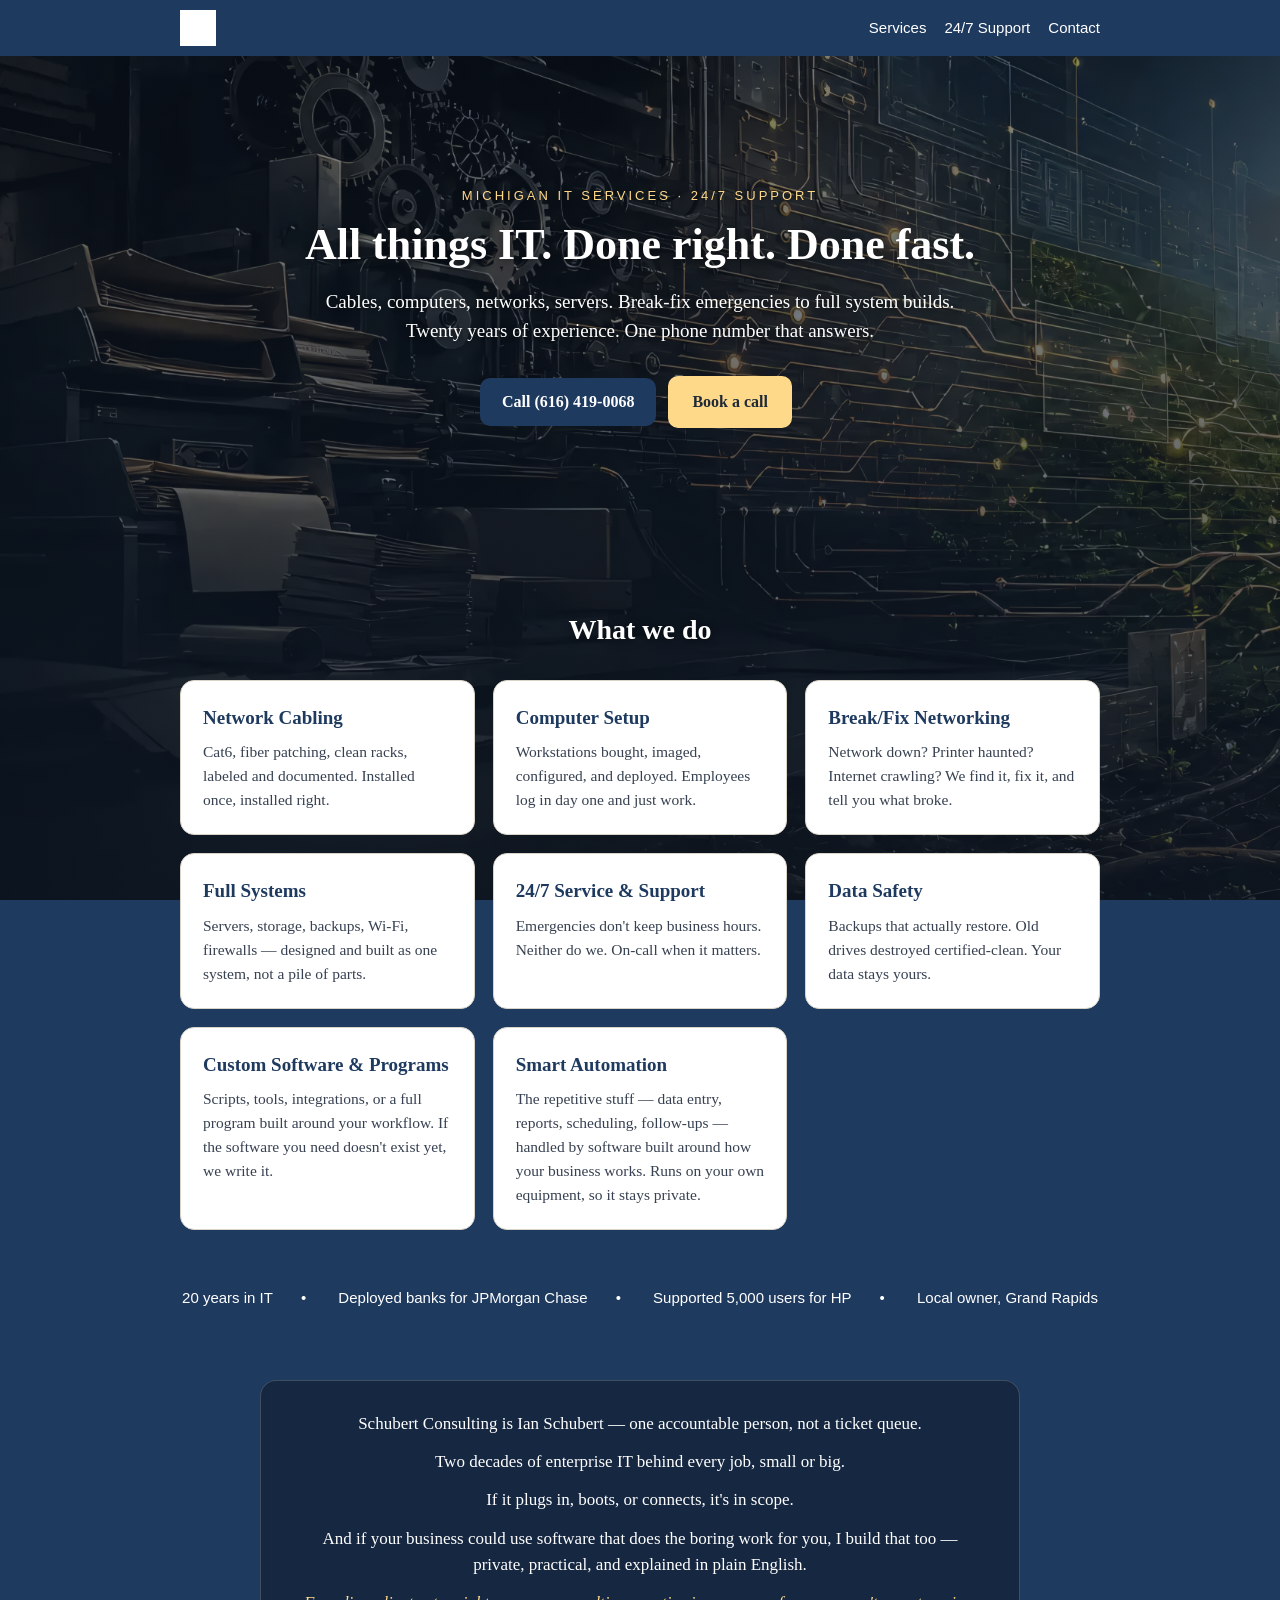
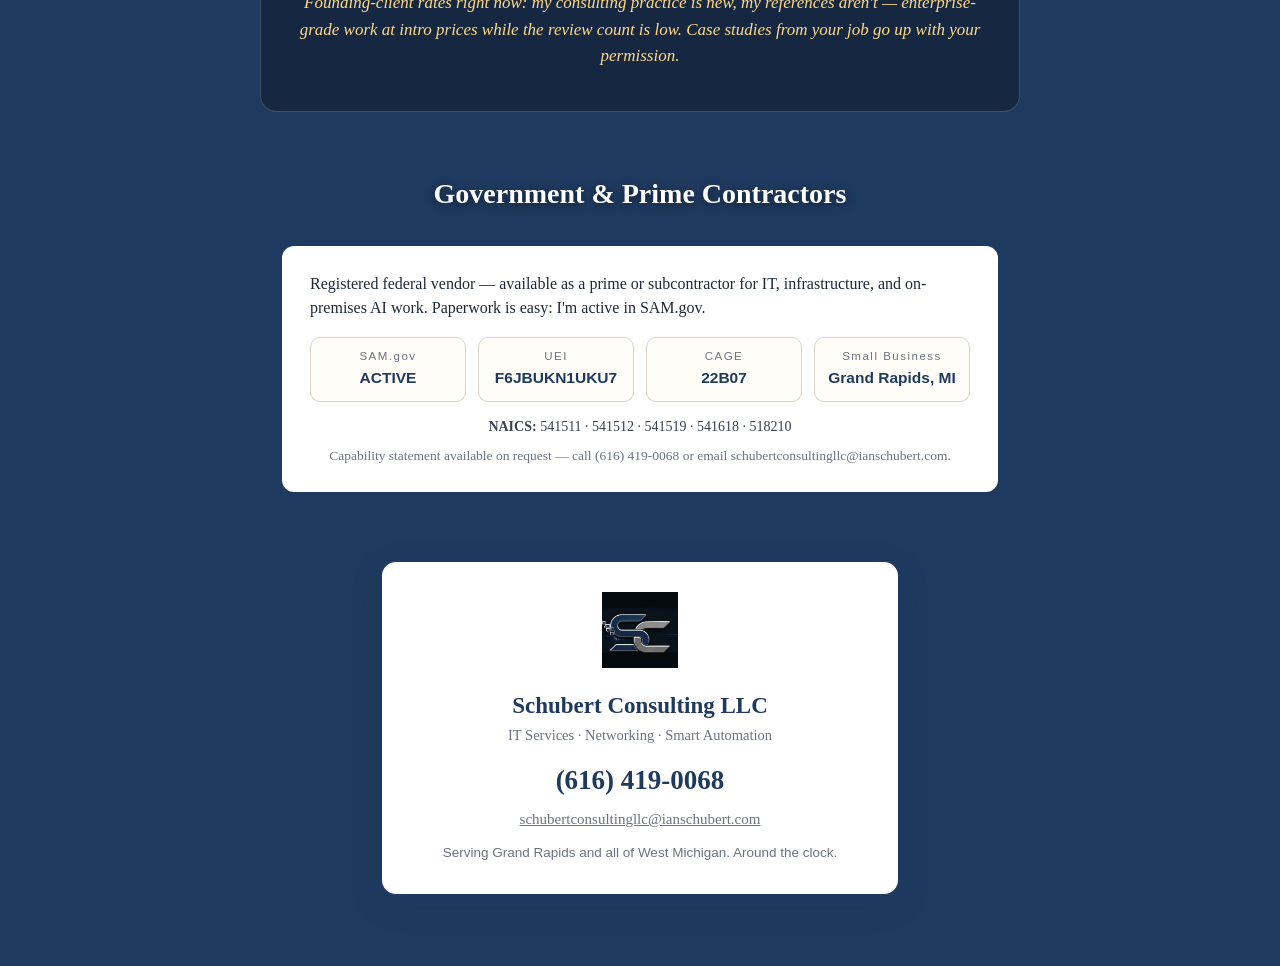
<file: index.html>
<!doctype html>
<html lang="en">
<head>
<meta charset="utf-8">
<meta name="viewport" content="width=device-width, initial-scale=1">
<title>Schubert Consulting LLC | IT Services, AI &amp; Robotics | Grand Rapids</title>
<meta name="description" content="Schubert Consulting LLC provides IT services in Grand Rapids and West Michigan, including networks, servers, computer setup, backups, custom software, smart automation, private AI, robotics, and embedded systems.">
<meta name="author" content="Ian Schubert, Schubert Consulting LLC">
<meta name="robots" content="index, follow, max-image-preview:large">
<link rel="canonical" href="https://ianschubert.com/">
<meta property="og:title" content="Schubert Consulting LLC | IT Services, AI &amp; Robotics">
<meta property="og:description" content="Grand Rapids IT services with practical AI, automation, robotics, and embedded-systems expertise.">
<meta property="og:url" content="https://ianschubert.com/">
<meta property="og:type" content="website">
<meta property="og:site_name" content="Schubert Consulting LLC">
<meta property="og:locale" content="en_US">
<meta property="og:image" content="https://ianschubert.com/assets/transformation-scene-professional.webp">
<meta name="twitter:card" content="summary_large_image">
<meta name="twitter:title" content="Schubert Consulting LLC | IT Services, AI &amp; Robotics">
<meta name="twitter:description" content="Grand Rapids IT services with practical AI, automation, robotics, and embedded-systems expertise.">
<meta name="twitter:image" content="https://ianschubert.com/assets/transformation-scene-professional.webp">
<script type="application/ld+json">
{
  "@context": "https://schema.org",
  "@type": "ProfessionalService",
  "name": "Schubert Consulting LLC",
  "url": "https://ianschubert.com/",
  "logo": "https://ianschubert.com/assets/schubert-mark-darkblue.webp",
  "image": "https://ianschubert.com/assets/transformation-scene-professional.webp",
  "description": "Grand Rapids IT services and consulting specializing in infrastructure, software, smart automation, private AI, robotics, and embedded systems.",
  "telephone": "+1-616-419-0068",
  "email": "schubertconsultingllc@ianschubert.com",
  "areaServed": ["Grand Rapids", "West Michigan", "Michigan"],
  "address": {
    "@type": "PostalAddress",
    "addressLocality": "Grand Rapids",
    "addressRegion": "MI",
    "addressCountry": "US"
  },
  "sameAs": ["https://www.linkedin.com/in/ian-schubert/"]
}
</script>
<link rel="icon" href="assets/schubert-mark-darkblue.webp">
<link rel="stylesheet" href="styles.css?v=20260823e">
</head>
<body>
<div class="page-bg" aria-hidden="true"></div>

<nav>
  <div class="wrap">
    <img class="mark" src="assets/schubert-mark-darkblue.webp" alt="" style="filter:brightness(0) invert(1)">
    <a href="#services">Services</a>
    <a href="#support">24/7 Support</a>
    <a href="#contact">Contact</a>
  </div>
</nav>

<header>
  <div class="hero-bg" aria-hidden="true"></div>
  <div class="wrap">
    <div class="eyebrow">MICHIGAN IT SERVICES &middot; 24/7 SUPPORT</div>
    <h1>All things IT. Done right. Done fast.</h1>
    <p class="sub">Cables, computers, networks, servers. Break-fix emergencies to full system builds.
    Twenty years of experience. One phone number that answers.</p>
    <a class="btn btn-call" href="tel:+16164190068">Call (616) 419-0068</a>
    <a class="btn btn-book" href="#contact">Book a call</a>
  </div>
</header>

<section class="services" id="services">
  <div class="wrap">
    <h2 class="sec">What we do</h2>
    <div class="cards">
      <div class="card"><h3>Network Cabling</h3><p>Cat6, fiber patching, clean racks, labeled and documented. Installed once, installed right.</p></div>
      <div class="card"><h3>Computer Setup</h3><p>Workstations bought, imaged, configured, and deployed. Employees log in day one and just work.</p></div>
      <div class="card"><h3>Break/Fix Networking</h3><p>Network down? Printer haunted? Internet crawling? We find it, fix it, and tell you what broke.</p></div>
      <div class="card"><h3>Full Systems</h3><p>Servers, storage, backups, Wi-Fi, firewalls &mdash; designed and built as one system, not a pile of parts.</p></div>
      <div class="card" id="support"><h3>24/7 Service &amp; Support</h3><p>Emergencies don't keep business hours. Neither do we. On-call when it matters.</p></div>
      <div class="card"><h3>Data Safety</h3><p>Backups that actually restore. Old drives destroyed certified-clean. Your data stays yours.</p></div>
      <div class="card"><h3>Custom Software &amp; Programs</h3><p>Scripts, tools, integrations, or a full program built around your workflow. If the software you need doesn't exist yet, we write it.</p></div>
      <div class="card"><h3>Smart Automation</h3><p>The repetitive stuff &mdash; data entry, reports, scheduling, follow-ups &mdash; handled by software built around how your business works. Runs on your own equipment, so it stays private.</p></div>
    </div>
  </div>
</section>

<div class="proof">
  <span>20 years in IT</span><span>&bull;</span>
  <span>Deployed banks for JPMorgan Chase</span><span>&bull;</span>
  <span>Supported 5,000 users for HP</span><span>&bull;</span>
  <span>Local owner, Grand Rapids</span>
</div>

<section class="about">
  <div class="wrap">
    <p>Schubert Consulting is Ian Schubert &mdash; one accountable person, not a ticket queue.</p>
    <p>Two decades of enterprise IT behind every job, small or big.</p>
    <p>If it plugs in, boots, or connects, it's in scope.</p>
    <p>And if your business could use software that does the boring work for you, I build that too &mdash; private, practical, and explained in plain English.</p>
    <p><em>Founding-client rates right now: my consulting practice is new, my references aren't &mdash;
    enterprise-grade work at intro prices while the review count is low. Case studies from your job go up with your permission.</em></p>
  </div>
</section>

<section class="federal" id="government">
  <div class="wrap">
    <h2 class="sec">Government &amp; Prime Contractors</h2>
    <div class="fed-card">
      <p>Registered federal vendor &mdash; available as a prime or subcontractor for IT,
      infrastructure, and on-premises AI work. Paperwork is easy: I'm active in SAM.gov.</p>
      <div class="fed-grid">
        <div><span class="k">SAM.gov</span><span class="v">ACTIVE</span></div>
        <div><span class="k">UEI</span><span class="v">F6JBUKN1UKU7</span></div>
        <div><span class="k">CAGE</span><span class="v">22B07</span></div>
        <div><span class="k">Small Business</span><span class="v">Grand Rapids, MI</span></div>
      </div>
      <p class="naics"><strong>NAICS:</strong> 541511 &middot; 541512 &middot; 541519 &middot; 541618 &middot; 518210</p>
      <p class="fed-note">Capability statement available on request &mdash; call (616) 419-0068 or email schubertconsultingllc@ianschubert.com.</p>
    </div>
  </div>
</section>

<footer id="contact">
  <div class="wrap">
    <div class="business-card">
      <img class="mark" src="assets/schubert-mark-darkblue.webp" alt="Schubert Consulting mark">
      <div class="name">Schubert Consulting LLC</div>
      <div class="tag">IT Services &middot; Networking &middot; Smart Automation</div>
      <a class="tel" href="tel:+16164190068">(616) 419-0068</a>
      <div class="mail"><a href="mailto:schubertconsultingllc@ianschubert.com">schubertconsultingllc@ianschubert.com</a></div>
      <div class="area">Serving Grand Rapids and all of West Michigan. Around the clock.</div>
    </div>
  </div>
</footer>
</body>
<script src="site.js?v=20260823e" defer></script>
</html>
</file>
<file: styles.css>
:root{
  --navy:#1f3a5f; --ink:#1f2937; --muted:#6b7280; --paper:#fffdf7;
  --card:#ffffff; --line:#d8d4c8; --accent:#0f766e;
}
*{box-sizing:border-box;margin:0;padding:0}
body{font-family:Georgia,'Times New Roman',serif;background:var(--navy);color:var(--ink);line-height:1.55}
.page-bg{position:fixed;inset:0;z-index:-1;
  background:
    linear-gradient(rgba(15,25,40,.50),rgba(15,25,40,.72)),
    url('assets/transformation-scene-4x.webp') left center/170% auto no-repeat;
  will-change:background-position}
.no-js-fallback .page-bg{background-size:cover;background-position:center}
@media (prefers-reduced-motion: reduce){.page-bg{background-size:cover;background-position:center}}
.wrap{max-width:960px;margin:0 auto;padding:0 20px}
a{color:var(--navy)}
.btn{display:inline-block;padding:12px 22px;border-radius:10px;text-decoration:none;font-weight:bold;margin:6px 8px 6px 0}
.btn-call{background:var(--navy);color:#fff}
.btn-book{background:#ffd98a;color:#1f2937;border:2px solid #ffd98a;font-weight:bold}
/* NAV */
nav{background:var(--navy);color:#fff;padding:10px 0;font-family:Arial,sans-serif}
nav .wrap{display:flex;gap:18px;align-items:center}
nav a{color:#fff;text-decoration:none;font-size:15px}
nav .mark{height:36px;vertical-align:middle;margin-right:auto}
/* HERO */
header{position:relative;color:#fff;text-align:center;padding:130px 0 110px}
header .eyebrow{text-shadow:0 2px 6px rgba(0,0,0,.6)}
header h1{text-shadow:0 2px 10px rgba(0,0,0,.6)}
header p.sub{text-shadow:0 1px 6px rgba(0,0,0,.6)}
header .eyebrow{font-family:Arial,sans-serif;letter-spacing:3px;font-size:13px;color:#ffd98a;margin-bottom:14px}
header h1{font-size:44px;line-height:1.15;margin-bottom:16px;text-shadow:0 2px 8px rgba(0,0,0,.45)}
header p.sub{max-width:640px;margin:0 auto 24px;font-size:19px;text-shadow:0 1px 4px rgba(0,0,0,.5)}
/* SERVICES */
section.services{padding:64px 0 34px}
h2.sec{text-align:center;font-size:28px;margin-bottom:28px;color:#fff;text-shadow:0 2px 8px rgba(0,0,0,.55)}
.cards{display:grid;grid-template-columns:repeat(auto-fit,minmax(260px,1fr));gap:18px}
.card{background:var(--card);border:1px solid var(--line);border-radius:14px;padding:22px}
.card h3{font-size:19px;margin-bottom:8px;color:var(--navy)}
.card p{font-size:15.5px;color:#374151}
/* PROOF */
.proof{background:var(--navy);color:#fff;text-align:center;padding:22px 10px;font-family:Arial,sans-serif;font-size:15px}
.proof span{margin:0 14px;white-space:nowrap;display:inline-block}
/* ABOUT */
section.about{padding:48px 0 20px;max-width:760px;margin:0 auto;text-align:center}
section.about .wrap{background:rgba(15,25,40,.55);border:1px solid rgba(255,255,255,.18);border-radius:16px;padding:30px 34px;color:#fff;backdrop-filter:blur(3px)}
section.about .wrap em{color:#ffd98a}
section.about p{margin-bottom:12px;font-size:17px}
/* FEDERAL */
section.federal{padding:40px 0 10px}
.fed-card{background:var(--card);border:2px solid var(--navy);border-radius:14px;padding:26px 28px;max-width:720px;margin:0 auto}
.fed-card>p:first-child{font-size:16px;margin-bottom:16px}
.fed-grid{display:grid;grid-template-columns:repeat(auto-fit,minmax(150px,1fr));gap:12px;margin-bottom:14px;font-family:Arial,sans-serif}
.fed-grid>div{background:var(--paper);border:1px solid var(--line);border-radius:10px;padding:10px 12px;text-align:center}
.fed-grid .k{display:block;font-size:11.5px;letter-spacing:1.5px;color:var(--muted)}
.fed-grid .v{font-size:15.5px;font-weight:bold;color:var(--navy)}
.naics{text-align:center;font-size:14px;color:#374151;margin-bottom:8px}
.fed-note{text-align:center;font-size:13.5px;color:var(--muted)}
/* CARD FOOTER */
footer{padding:56px 0 70px}
.business-card{max-width:520px;margin:0 auto;background:var(--card);border:2px solid var(--navy);
  border-radius:16px;padding:30px 34px;text-align:center;box-shadow:0 10px 30px rgba(31,58,95,.18)}
.business-card img.mark{height:76px;margin-bottom:12px}
.business-card .name{font-size:23px;font-weight:bold;color:var(--navy)}
.business-card .tag{color:var(--muted);font-size:14.5px;margin-bottom:14px}
.business-card .tel{display:block;font-size:27px;color:var(--navy);text-decoration:none;font-weight:bold;margin-bottom:6px}
.business-card .mail{font-size:15px;color:var(--muted);overflow-wrap:anywhere}
.business-card .mail a{color:inherit}
.business-card .area{margin-top:12px;font-size:13.5px;color:var(--muted);font-family:Arial,sans-serif}
@media(max-width:600px){header h1{font-size:32px} header p.sub{font-size:17px}}
</file>
